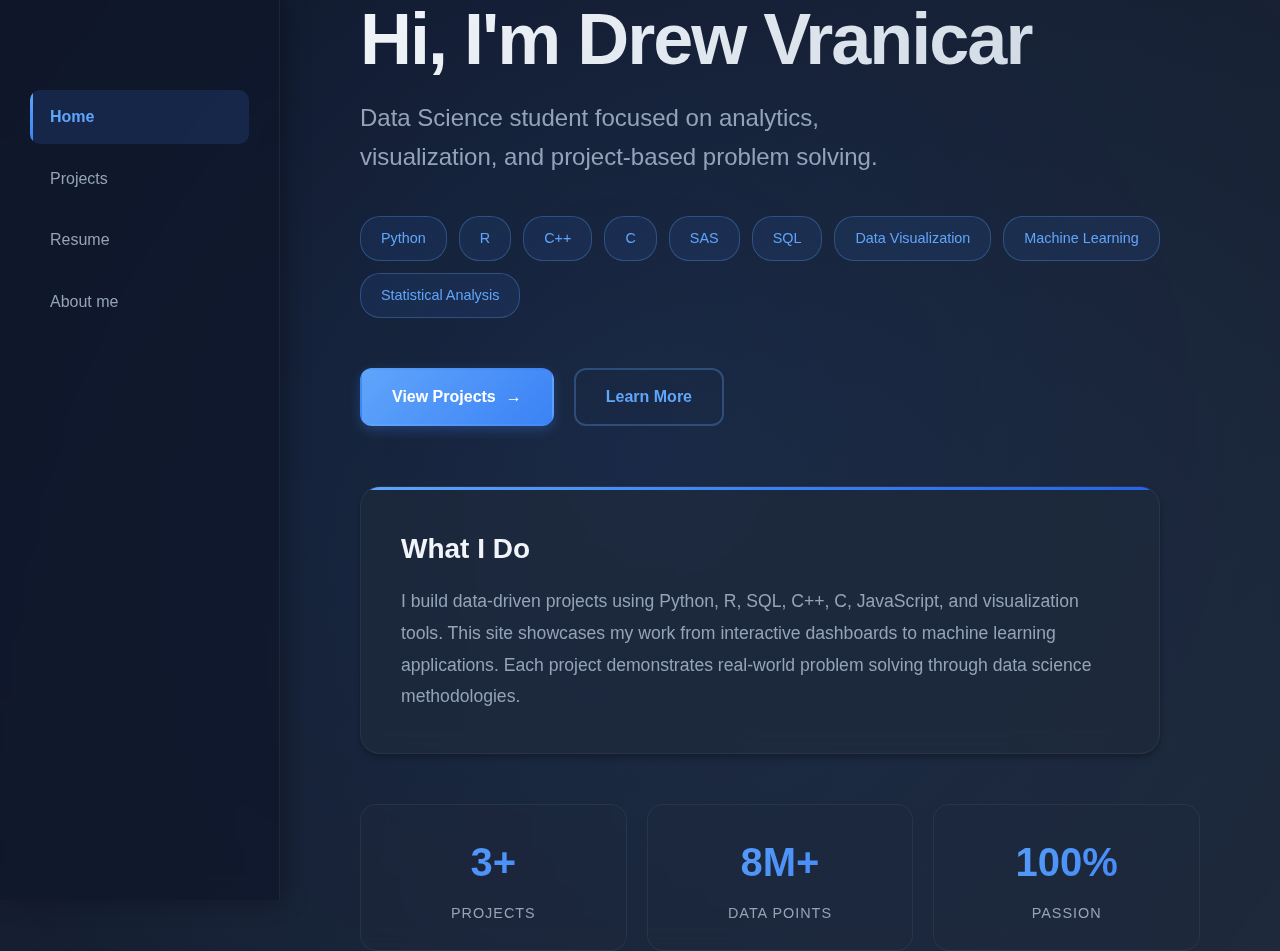
<file: index.html>
<!DOCTYPE html>
<html lang="en">
<head>
  <meta charset="UTF-8">
  <meta name="viewport" content="width=device-width, initial-scale=1.0">
  <title>Drew Vranicar | Portfolio</title>
  <style>
    * {
      margin: 0;
      padding: 0;
      box-sizing: border-box;
    }

    body {
      font-family: 'Inter', -apple-system, BlinkMacSystemFont, 'Segoe UI', Roboto, sans-serif;
      background: linear-gradient(135deg, #0f172a 0%, #1e293b 100%);
      color: #e2e8f0;
      min-height: 100vh;
      line-height: 1.6;
      overflow-x: hidden;
    }

    .container {
      display: flex;
      min-height: 100vh;
    }

    /* Sidebar */
    .sidebar {
      width: 280px;
      background: rgba(15, 23, 42, 0.8);
      backdrop-filter: blur(10px);
      padding: 40px 30px;
      border-right: 1px solid rgba(148, 163, 184, 0.1);
      position: fixed;
      height: 100vh;
      display: flex;
      flex-direction: column;
      box-shadow: 4px 0 24px rgba(0, 0, 0, 0.3);
      z-index: 100;
    }

    .logo {
      font-size: 2rem;
      font-weight: 700;
      background: linear-gradient(135deg, #60a5fa 0%, #3b82f6 100%);
      -webkit-background-clip: text;
      -webkit-text-fill-color: transparent;
      background-clip: text;
      margin-bottom: 50px;
      letter-spacing: -0.5px;
    }

    .sidebar a {
      color: #94a3b8;
      text-decoration: none;
      padding: 14px 20px;
      margin-bottom: 8px;
      border-radius: 10px;
      transition: all 0.3s ease;
      font-weight: 500;
      display: flex;
      align-items: center;
      position: relative;
      overflow: hidden;
    }

    .sidebar a::before {
      content: '';
      position: absolute;
      left: 0;
      top: 0;
      height: 100%;
      width: 3px;
      background: linear-gradient(180deg, #60a5fa 0%, #3b82f6 100%);
      transform: scaleY(0);
      transition: transform 0.3s ease;
    }

    .sidebar a:hover {
      background: rgba(59, 130, 246, 0.1);
      color: #60a5fa;
      transform: translateX(5px);
    }

    .sidebar a:hover::before {
      transform: scaleY(1);
    }

    .sidebar a.active {
      background: rgba(59, 130, 246, 0.15);
      color: #60a5fa;
      font-weight: 600;
    }

    .sidebar a.active::before {
      transform: scaleY(1);
    }

    /* Main Content */
    .content {
      margin-left: 280px;
      flex: 1;
      padding: 0 80px;
      max-width: 1400px;
      display: flex;
      flex-direction: column;
      justify-content: center;
      min-height: 100vh;
    }

    /* Hero Section */
    .hero {
      margin-bottom: 60px;
      animation: fadeInUp 0.8s ease-out;
    }

    h1 {
      font-size: 4.5rem;
      font-weight: 700;
      margin-bottom: 20px;
      background: linear-gradient(135deg, #f1f5f9 0%, #cbd5e1 100%);
      -webkit-background-clip: text;
      -webkit-text-fill-color: transparent;
      background-clip: text;
      letter-spacing: -2px;
      line-height: 1.1;
    }

    .hero > p {
      font-size: 1.5rem;
      color: #94a3b8;
      margin-bottom: 40px;
      font-weight: 400;
      max-width: 600px;
      line-height: 1.6;
    }

    /* Skills Tags */
    .skills {
      display: flex;
      flex-wrap: wrap;
      gap: 12px;
      margin-bottom: 50px;
      animation: fadeInUp 0.8s ease-out 0.2s backwards;
    }

    .skill-tag {
      background: rgba(59, 130, 246, 0.1);
      border: 1px solid rgba(96, 165, 250, 0.3);
      color: #60a5fa;
      padding: 10px 20px;
      border-radius: 20px;
      font-size: 0.9rem;
      font-weight: 500;
      transition: all 0.3s ease;
    }

    .skill-tag:hover {
      background: rgba(59, 130, 246, 0.2);
      border-color: rgba(96, 165, 250, 0.5);
      transform: translateY(-2px);
      box-shadow: 0 4px 12px rgba(59, 130, 246, 0.2);
    }

    /* Card */
    .card {
      background: rgba(30, 41, 59, 0.6);
      backdrop-filter: blur(10px);
      border: 1px solid rgba(148, 163, 184, 0.1);
      border-radius: 20px;
      padding: 40px;
      position: relative;
      overflow: hidden;
      box-shadow: 0 4px 6px rgba(0, 0, 0, 0.2), 0 2px 4px rgba(0, 0, 0, 0.1);
      transition: all 0.4s cubic-bezier(0.4, 0, 0.2, 1);
      animation: fadeInUp 0.8s ease-out 0.4s backwards;
      max-width: 800px;
    }

    .card::before {
      content: '';
      position: absolute;
      top: 0;
      left: 0;
      right: 0;
      height: 3px;
      background: linear-gradient(90deg, #60a5fa 0%, #3b82f6 50%, #2563eb 100%);
    }

    .card:hover {
      transform: translateY(-5px);
      border-color: rgba(96, 165, 250, 0.3);
      background: rgba(30, 41, 59, 0.8);
      box-shadow: 0 20px 40px rgba(0, 0, 0, 0.4), 0 10px 20px rgba(59, 130, 246, 0.1);
    }

    .card h3 {
      font-size: 1.75rem;
      color: #f1f5f9;
      margin-bottom: 15px;
      font-weight: 600;
    }

    .card p {
      color: #94a3b8;
      line-height: 1.8;
      font-size: 1.1rem;
    }

    /* CTA Buttons */
    .cta-buttons {
      display: flex;
      gap: 20px;
      margin-top: 40px;
      animation: fadeInUp 0.8s ease-out 0.6s backwards;
    }

    .btn {
      display: inline-flex;
      align-items: center;
      gap: 10px;
      padding: 14px 30px;
      border-radius: 12px;
      text-decoration: none;
      font-weight: 600;
      font-size: 1rem;
      transition: all 0.3s ease;
      border: 2px solid transparent;
    }

    .btn-primary {
      background: linear-gradient(135deg, #60a5fa 0%, #3b82f6 100%);
      color: white;
      box-shadow: 0 4px 12px rgba(59, 130, 246, 0.3);
    }

    .btn-primary:hover {
      transform: translateY(-2px);
      box-shadow: 0 8px 20px rgba(59, 130, 246, 0.4);
    }

    .btn-secondary {
      background: transparent;
      color: #60a5fa;
      border-color: rgba(96, 165, 250, 0.3);
    }

    .btn-secondary:hover {
      background: rgba(59, 130, 246, 0.1);
      border-color: rgba(96, 165, 250, 0.5);
      transform: translateY(-2px);
    }

    /* Animated Background Gradient */
    .bg-gradient {
      position: fixed;
      top: -50%;
      left: -50%;
      width: 200%;
      height: 200%;
      background: radial-gradient(circle at 50% 50%, rgba(59, 130, 246, 0.1) 0%, transparent 50%);
      animation: rotate 20s linear infinite;
      pointer-events: none;
      z-index: -1;
    }

    @keyframes rotate {
      from { transform: rotate(0deg); }
      to { transform: rotate(360deg); }
    }

    @keyframes fadeInUp {
      from {
        opacity: 0;
        transform: translateY(30px);
      }
      to {
        opacity: 1;
        transform: translateY(0);
      }
    }

    /* Stats Section */
    .stats {
      display: grid;
      grid-template-columns: repeat(3, 1fr);
      gap: 20px;
      margin-top: 50px;
      animation: fadeInUp 0.8s ease-out 0.8s backwards;
    }

    .stat-card {
      background: rgba(30, 41, 59, 0.4);
      backdrop-filter: blur(10px);
      border: 1px solid rgba(148, 163, 184, 0.1);
      border-radius: 16px;
      padding: 25px;
      text-align: center;
      transition: all 0.3s ease;
    }

    .stat-card:hover {
      background: rgba(30, 41, 59, 0.6);
      transform: translateY(-3px);
      box-shadow: 0 8px 20px rgba(0, 0, 0, 0.3);
    }

    .stat-value {
      font-size: 2.5rem;
      font-weight: 700;
      background: linear-gradient(135deg, #60a5fa 0%, #3b82f6 100%);
      -webkit-background-clip: text;
      -webkit-text-fill-color: transparent;
      background-clip: text;
      margin-bottom: 8px;
    }

    .stat-label {
      color: #94a3b8;
      font-size: 0.9rem;
      text-transform: uppercase;
      letter-spacing: 1px;
      font-weight: 500;
    }

    /* Responsive Design */
    @media (max-width: 1024px) {
      .content {
        padding: 40px 50px;
      }

      h1 {
        font-size: 3.5rem;
      }
    }

    @media (max-width: 768px) {
      .sidebar {
        width: 100%;
        height: auto;
        position: relative;
        padding: 30px 20px;
        border-right: none;
        border-bottom: 1px solid rgba(148, 163, 184, 0.1);
      }

      .content {
        margin-left: 0;
        padding: 40px 20px;
      }

      h1 {
        font-size: 2.5rem;
      }

      .hero > p {
        font-size: 1.2rem;
      }

      .card {
        padding: 30px;
      }

      .cta-buttons {
        flex-direction: column;
      }

      .btn {
        width: 100%;
        justify-content: center;
      }

      .stats {
        grid-template-columns: 1fr;
      }
    }
  </style>
</head>
<body>
<div class="bg-gradient"></div>
<div class="container">
  <nav class="sidebar">
    <h2 class="logo"></h2>
    <a href="index.html" class="active">Home</a>
    <a href="projects.html">Projects</a>
    <a href="resume.html">Resume</a>
    <a href="about.html">About me</a>
  </nav>
  <main class="content">
    <div class="hero">
      <h1>Hi, I'm Drew Vranicar</h1>
      <p>
        Data Science student focused on analytics, visualization, and project-based problem solving.
      </p>
      
      <div class="skills">
        <span class="skill-tag">Python</span>
        <span class="skill-tag">R</span>
        <span class="skill-tag">C++</span>
        <span class="skill-tag">C</span>
        <span class="skill-tag">SAS</span>
        <span class="skill-tag">SQL</span>
        <span class="skill-tag">Data Visualization</span>
        <span class="skill-tag">Machine Learning</span>
        <span class="skill-tag">Statistical Analysis</span>
      </div>

      <div class="cta-buttons">
        <a href="projects.html" class="btn btn-primary">
          View Projects
          <span>→</span>
        </a>
        <a href="about.html" class="btn btn-secondary">
          Learn More
        </a>
      </div>
    </div>

    <div class="card">
      <h3>What I Do</h3>
      <p>
        I build data-driven projects using Python, R, SQL, C++, C, JavaScript, and visualization tools.
        This site showcases my work from interactive dashboards to 
        machine learning applications. Each project demonstrates real-world problem 
        solving through data science methodologies.
      </p>
    </div>

    <div class="stats">
      <div class="stat-card">
        <div class="stat-value">3+</div>
        <div class="stat-label">Projects</div>
      </div>
      <div class="stat-card">
        <div class="stat-value">8M+</div>
        <div class="stat-label">Data Points</div>
      </div>
      <div class="stat-card">
        <div class="stat-value">100%</div>
        <div class="stat-label">Passion</div>
      </div>
    </div>
  </main>
</div>
</body>
</html>
</file>
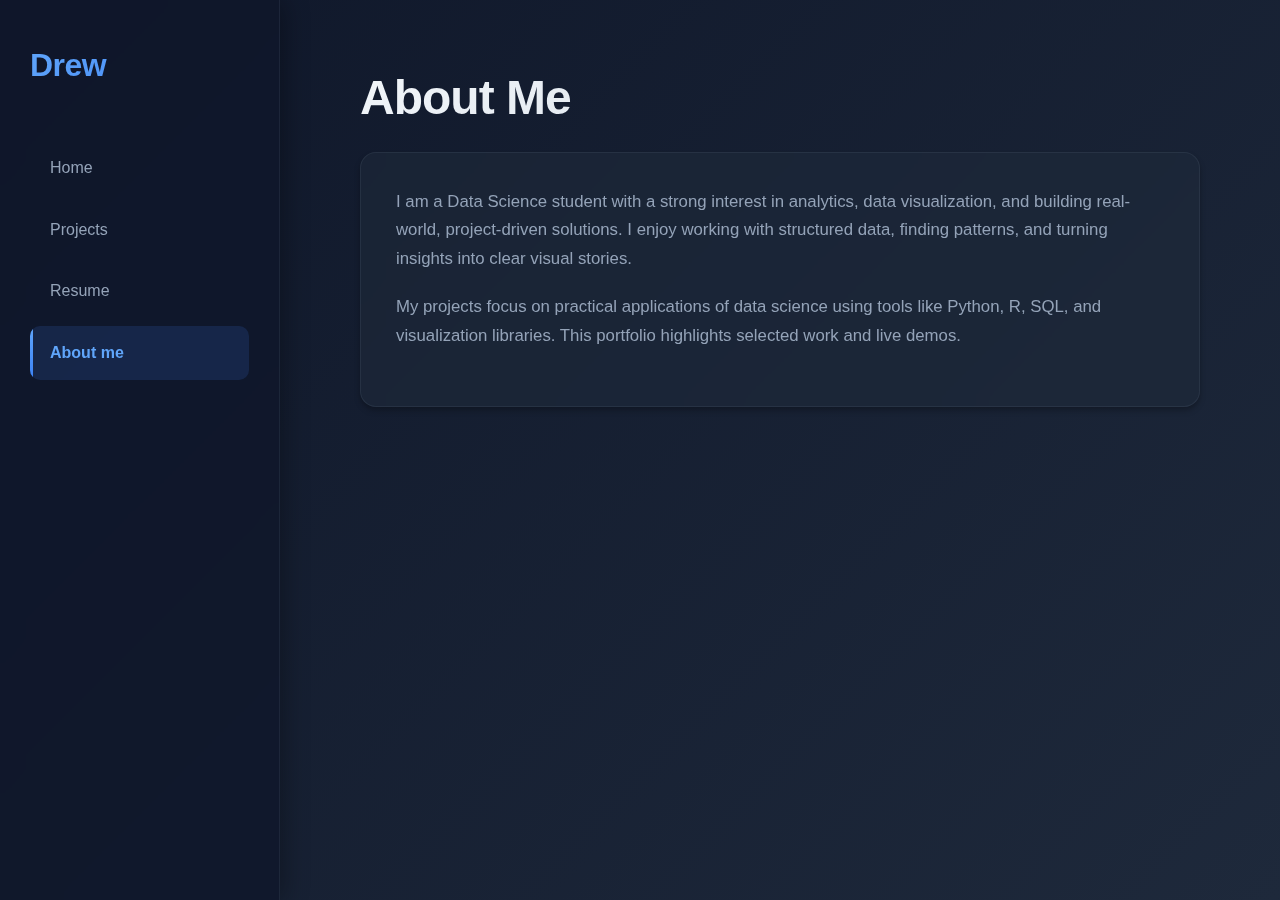
<file: about.html>
<!DOCTYPE html>
<html lang="en">
<head>
  <meta charset="UTF-8">
  <title>About | Drew Vranicar</title>
  <link rel="stylesheet" href="styles.css">
</head>
<body>

<div class="container">

  <nav class="sidebar">
    <h2 class="logo">Drew</h2>
    <a href="index.html">Home</a>
    <a href="projects.html">Projects</a>
    <a href="resume.html">Resume</a>
    <a href="about.html" class="active">About me</a>
  </nav>

  <main class="content">
    <h1>About Me</h1>

    <div class="card">
      <p>
        I am a Data Science student with a strong interest in analytics, data visualization,
        and building real-world, project-driven solutions. I enjoy working with structured
        data, finding patterns, and turning insights into clear visual stories.
      </p>

      <p>
        My projects focus on practical applications of data science using tools like
        Python, R, SQL, and visualization libraries. This portfolio highlights selected
        work and live demos.
      </p>
    </div>

    <h2 style="margin-top: 40
</file>
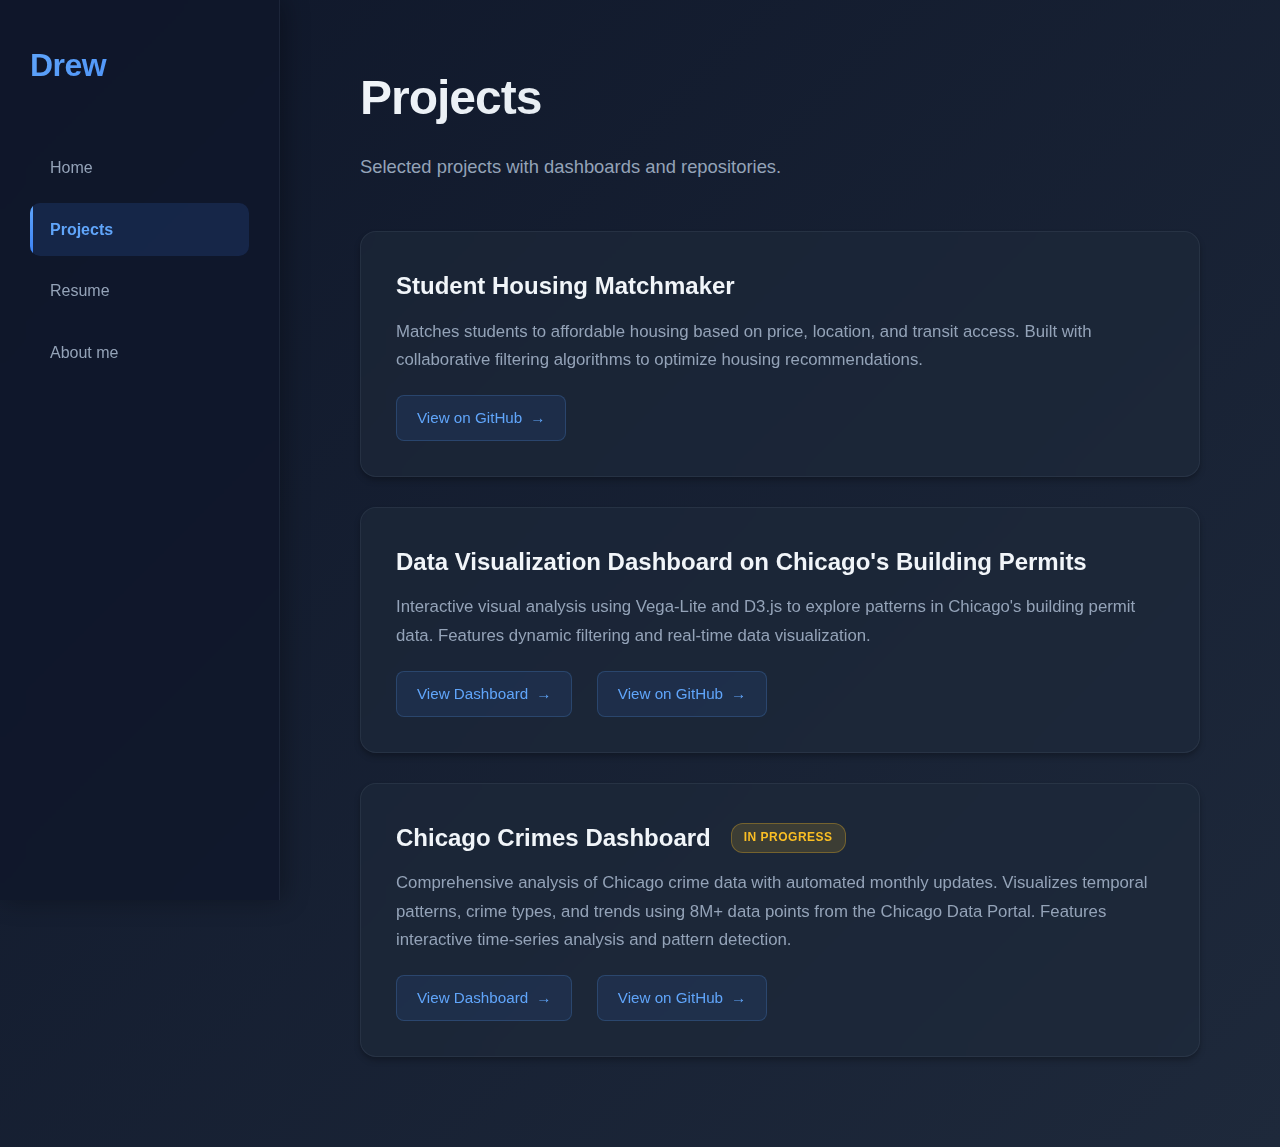
<file: projects.html>
<!DOCTYPE html>
<html lang="en">
<head>
  <meta charset="UTF-8">
  <meta name="viewport" content="width=device-width, initial-scale=1.0">
  <title>Projects | Drew Vranicar</title>
  <style>
    * {
      margin: 0;
      padding: 0;
      box-sizing: border-box;
    }

    body {
      font-family: 'Inter', -apple-system, BlinkMacSystemFont, 'Segoe UI', Roboto, sans-serif;
      background: linear-gradient(135deg, #0f172a 0%, #1e293b 100%);
      color: #e2e8f0;
      min-height: 100vh;
      line-height: 1.6;
    }

    .container {
      display: flex;
      min-height: 100vh;
    }

    /* Sidebar */
    .sidebar {
      width: 280px;
      background: rgba(15, 23, 42, 0.8);
      backdrop-filter: blur(10px);
      padding: 40px 30px;
      border-right: 1px solid rgba(148, 163, 184, 0.1);
      position: fixed;
      height: 100vh;
      display: flex;
      flex-direction: column;
      box-shadow: 4px 0 24px rgba(0, 0, 0, 0.3);
    }

    .logo {
      font-size: 2rem;
      font-weight: 700;
      background: linear-gradient(135deg, #60a5fa 0%, #3b82f6 100%);
      -webkit-background-clip: text;
      -webkit-text-fill-color: transparent;
      background-clip: text;
      margin-bottom: 50px;
      letter-spacing: -0.5px;
    }

    .sidebar a {
      color: #94a3b8;
      text-decoration: none;
      padding: 14px 20px;
      margin-bottom: 8px;
      border-radius: 10px;
      transition: all 0.3s ease;
      font-weight: 500;
      display: flex;
      align-items: center;
      position: relative;
      overflow: hidden;
    }

    .sidebar a::before {
      content: '';
      position: absolute;
      left: 0;
      top: 0;
      height: 100%;
      width: 3px;
      background: linear-gradient(180deg, #60a5fa 0%, #3b82f6 100%);
      transform: scaleY(0);
      transition: transform 0.3s ease;
    }

    .sidebar a:hover {
      background: rgba(59, 130, 246, 0.1);
      color: #60a5fa;
      transform: translateX(5px);
    }

    .sidebar a:hover::before {
      transform: scaleY(1);
    }

    .sidebar a.active {
      background: rgba(59, 130, 246, 0.15);
      color: #60a5fa;
      font-weight: 600;
    }

    .sidebar a.active::before {
      transform: scaleY(1);
    }

    /* Main Content */
    .content {
      margin-left: 280px;
      flex: 1;
      padding: 60px 80px;
      max-width: 1400px;
    }

    h1 {
      font-size: 3rem;
      font-weight: 700;
      margin-bottom: 15px;
      background: linear-gradient(135deg, #f1f5f9 0%, #cbd5e1 100%);
      -webkit-background-clip: text;
      -webkit-text-fill-color: transparent;
      background-clip: text;
      letter-spacing: -1px;
    }

    .content > p {
      font-size: 1.15rem;
      color: #94a3b8;
      margin-bottom: 50px;
      font-weight: 400;
    }

    /* Project Cards */
    .card {
      background: rgba(30, 41, 59, 0.6);
      backdrop-filter: blur(10px);
      border: 1px solid rgba(148, 163, 184, 0.1);
      border-radius: 16px;
      padding: 35px;
      margin-bottom: 30px;
      transition: all 0.4s cubic-bezier(0.4, 0, 0.2, 1);
      position: relative;
      overflow: hidden;
      box-shadow: 0 4px 6px rgba(0, 0, 0, 0.2), 0 2px 4px rgba(0, 0, 0, 0.1);
    }

    .card::before {
      content: '';
      position: absolute;
      top: 0;
      left: 0;
      right: 0;
      height: 3px;
      background: linear-gradient(90deg, #60a5fa 0%, #3b82f6 50%, #2563eb 100%);
      transform: scaleX(0);
      transform-origin: left;
      transition: transform 0.4s ease;
    }

    .card:hover {
      transform: translateY(-5px);
      border-color: rgba(96, 165, 250, 0.3);
      background: rgba(30, 41, 59, 0.8);
      box-shadow: 0 20px 40px rgba(0, 0, 0, 0.4), 0 10px 20px rgba(59, 130, 246, 0.1);
    }

    .card:hover::before {
      transform: scaleX(1);
    }

    .card h3 {
      font-size: 1.5rem;
      color: #f1f5f9;
      margin-bottom: 12px;
      font-weight: 600;
      display: flex;
      align-items: center;
      gap: 10px;
    }

    .card p {
      color: #94a3b8;
      margin-bottom: 20px;
      line-height: 1.7;
      font-size: 1.05rem;
    }

    .link {
      display: inline-flex;
      align-items: center;
      color: #60a5fa;
      text-decoration: none;
      font-weight: 500;
      margin-right: 20px;
      padding: 10px 20px;
      border-radius: 8px;
      background: rgba(59, 130, 246, 0.1);
      border: 1px solid rgba(96, 165, 250, 0.2);
      transition: all 0.3s ease;
      font-size: 0.95rem;
    }

    .link:hover {
      background: rgba(59, 130, 246, 0.2);
      border-color: rgba(96, 165, 250, 0.4);
      transform: translateX(3px);
      box-shadow: 0 4px 12px rgba(59, 130, 246, 0.2);
    }

    .link::after {
      content: '→';
      margin-left: 8px;
      transition: transform 0.3s ease;
    }

    .link:hover::after {
      transform: translateX(3px);
    }

    /* Status Badge */
    .badge {
      display: inline-block;
      background: rgba(251, 191, 36, 0.15);
      color: #fbbf24;
      padding: 4px 12px;
      border-radius: 12px;
      font-size: 0.75rem;
      font-weight: 600;
      text-transform: uppercase;
      letter-spacing: 0.5px;
      margin-left: 10px;
      border: 1px solid rgba(251, 191, 36, 0.3);
    }

    /* Responsive Design */
    @media (max-width: 1024px) {
      .content {
        padding: 40px 50px;
      }
    }

    @media (max-width: 768px) {
      .sidebar {
        width: 100%;
        height: auto;
        position: relative;
        padding: 30px 20px;
        border-right: none;
        border-bottom: 1px solid rgba(148, 163, 184, 0.1);
      }

      .content {
        margin-left: 0;
        padding: 30px 20px;
      }

      h1 {
        font-size: 2rem;
      }

      .card {
        padding: 25px;
      }

      .link {
        display: flex;
        margin-bottom: 10px;
        margin-right: 0;
        width: 100%;
        justify-content: center;
      }
    }

    /* Subtle Animation */
    @keyframes fadeIn {
      from {
        opacity: 0;
        transform: translateY(20px);
      }
      to {
        opacity: 1;
        transform: translateY(0);
      }
    }

    .card {
      animation: fadeIn 0.6s ease-out backwards;
    }

    .card:nth-child(1) { animation-delay: 0.1s; }
    .card:nth-child(2) { animation-delay: 0.2s; }
    .card:nth-child(3) { animation-delay: 0.3s; }
  </style>
</head>
<body>
<div class="container">
  <nav class="sidebar">
    <h2 class="logo">Drew</h2>
    <a href="index.html">Home</a>
    <a href="projects.html" class="active">Projects</a>
    <a href="resume.html">Resume</a>
    <a href="about.html">About me</a>
  </nav>
  <main class="content">
    <h1>Projects</h1>
    <p>Selected projects with dashboards and repositories.</p>
    
    <div class="card">
      <h3>Student Housing Matchmaker</h3>
      <p>
        Matches students to affordable housing based on price, location, and transit access.
        Built with collaborative filtering algorithms to optimize housing recommendations.
      </p>
      <a class="link" href="https://github.com/cmart71/Student_Housing_Matchmaker" target="_blank">
        View on GitHub
      </a>
    </div>
    
    <div class="card">
      <h3>Data Visualization Dashboard on Chicago's Building Permits</h3>
      <p>
        Interactive visual analysis using Vega-Lite and D3.js to explore patterns in Chicago's 
        building permit data. Features dynamic filtering and real-time data visualization.
      </p>
      <a class="link" href="https://drewvranicar.github.io/Chicago_Building_Permits/" target="_blank">
        View Dashboard
      </a>
      <a class="link" href="https://github.com/DrewVranicar/Chicago_Building_Permits" target="_blank">
        View on GitHub
      </a>
    </div>
    
    <div class="card">
      <h3>
        Chicago Crimes Dashboard
        <span class="badge">In Progress</span>
      </h3>
      <p>
        Comprehensive analysis of Chicago crime data with automated monthly updates. 
        Visualizes temporal patterns, crime types, and trends using 8M+ data points from 
        the Chicago Data Portal. Features interactive time-series analysis and pattern detection.
      </p>
      <a class="link" href="https://drewvranicar.github.io/ChicagoCrimes/" target="_blank">
        View Dashboard
      </a>
      <a class="link" href="https://github.com/DrewVranicar/ChicagoCrimes" target="_blank">
        View on GitHub
      </a>
    </div>
  </main>
</div>
</body>
</html>
</file>
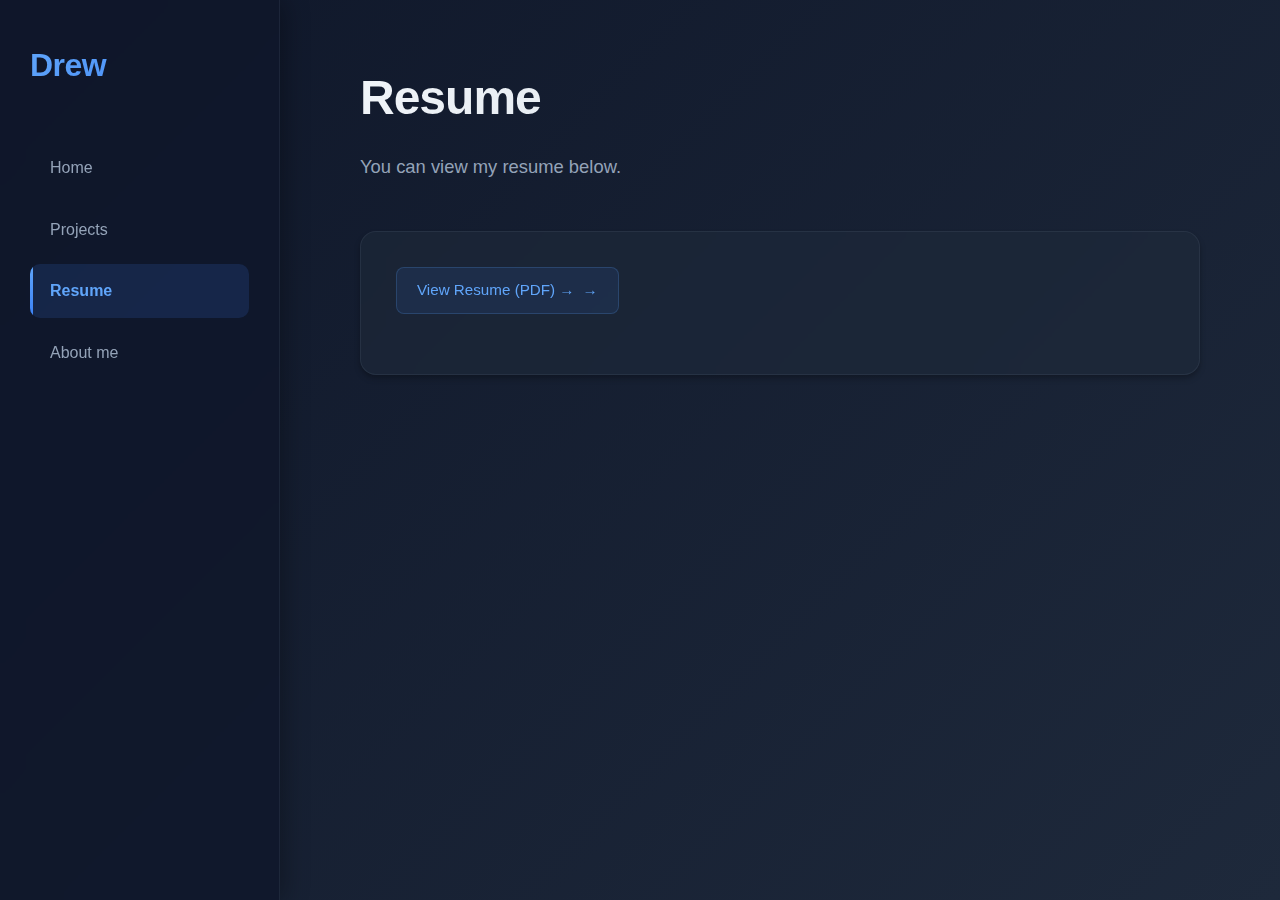
<file: resume.html>
<!DOCTYPE html>
<html lang="en">
<head>
  <meta charset="UTF-8">
  <title>Resume | Drew Vranicar</title>
  <link rel="stylesheet" href="styles.css">
</head>
<body>

<div class="container">

  <nav class="sidebar">
    <h2 class="logo">Drew</h2>
    <a href="index.html">Home</a>
    <a href="projects.html">Projects</a>
    <a href="resume.html" class="active">Resume</a>
    <a href="about.html">About me</a>
  </nav>

  <main class="content">
    <h1>Resume</h1>
    <p>You can view my resume below.</p>

    <div class="card">
      <a class="link" href="DrewVranicarResume.pdf" target="_blank">
        View Resume (PDF) →
      </a>
      <br><br>
      </a>
    </div>

  </main>

</div>

</body>
</html>
</file>
<file: styles.css>
/* Drew Vranicar Portfolio - Unified Dark Theme Styles */

* {
  margin: 0;
  padding: 0;
  box-sizing: border-box;
}

body {
  font-family: 'Inter', -apple-system, BlinkMacSystemFont, 'Segoe UI', Roboto, sans-serif;
  background: linear-gradient(135deg, #0f172a 0%, #1e293b 100%);
  color: #e2e8f0;
  min-height: 100vh;
  line-height: 1.6;
  overflow-x: hidden;
}

.container {
  display: flex;
  min-height: 100vh;
}

/* ============================================
   SIDEBAR NAVIGATION
   ============================================ */

.sidebar {
  width: 280px;
  background: rgba(15, 23, 42, 0.8);
  backdrop-filter: blur(10px);
  padding: 40px 30px;
  border-right: 1px solid rgba(148, 163, 184, 0.1);
  position: fixed;
  height: 100vh;
  display: flex;
  flex-direction: column;
  box-shadow: 4px 0 24px rgba(0, 0, 0, 0.3);
  z-index: 100;
}

.logo {
  font-size: 2rem;
  font-weight: 700;
  background: linear-gradient(135deg, #60a5fa 0%, #3b82f6 100%);
  -webkit-background-clip: text;
  -webkit-text-fill-color: transparent;
  background-clip: text;
  margin-bottom: 50px;
  letter-spacing: -0.5px;
}

.sidebar a {
  color: #94a3b8;
  text-decoration: none;
  padding: 14px 20px;
  margin-bottom: 8px;
  border-radius: 10px;
  transition: all 0.3s ease;
  font-weight: 500;
  display: flex;
  align-items: center;
  position: relative;
  overflow: hidden;
}

.sidebar a::before {
  content: '';
  position: absolute;
  left: 0;
  top: 0;
  height: 100%;
  width: 3px;
  background: linear-gradient(180deg, #60a5fa 0%, #3b82f6 100%);
  transform: scaleY(0);
  transition: transform 0.3s ease;
}

.sidebar a:hover {
  background: rgba(59, 130, 246, 0.1);
  color: #60a5fa;
  transform: translateX(5px);
}

.sidebar a:hover::before {
  transform: scaleY(1);
}

.sidebar a.active {
  background: rgba(59, 130, 246, 0.15);
  color: #60a5fa;
  font-weight: 600;
}

.sidebar a.active::before {
  transform: scaleY(1);
}

/* ============================================
   MAIN CONTENT AREAS
   ============================================ */

.content {
  margin-left: 280px;
  flex: 1;
  padding: 60px 80px;
  max-width: 1400px;
}

/* HOME PAGE - Centered Hero */
body.home .content {
  display: flex;
  flex-direction: column;
  justify-content: center;
  min-height: 100vh;
  padding: 0 80px;
}

/* ============================================
   TYPOGRAPHY
   ============================================ */

h1 {
  font-size: 3rem;
  font-weight: 700;
  margin-bottom: 15px;
  background: linear-gradient(135deg, #f1f5f9 0%, #cbd5e1 100%);
  -webkit-background-clip: text;
  -webkit-text-fill-color: transparent;
  background-clip: text;
  letter-spacing: -1px;
}

/* HOME PAGE - Larger Hero Heading */
body.home h1 {
  font-size: 4.5rem;
  margin-bottom: 20px;
  letter-spacing: -2px;
  line-height: 1.1;
}

.content > p {
  font-size: 1.15rem;
  color: #94a3b8;
  margin-bottom: 50px;
  font-weight: 400;
}

body.home .hero > p {
  font-size: 1.5rem;
  margin-bottom: 40px;
  max-width: 600px;
  line-height: 1.6;
}

/* ============================================
   CARDS
   ============================================ */

.card {
  background: rgba(30, 41, 59, 0.6);
  backdrop-filter: blur(10px);
  border: 1px solid rgba(148, 163, 184, 0.1);
  border-radius: 16px;
  padding: 35px;
  margin-bottom: 30px;
  transition: all 0.4s cubic-bezier(0.4, 0, 0.2, 1);
  position: relative;
  overflow: hidden;
  box-shadow: 0 4px 6px rgba(0, 0, 0, 0.2), 0 2px 4px rgba(0, 0, 0, 0.1);
}

body.home .card {
  border-radius: 20px;
  padding: 40px;
  max-width: 800px;
}

.card::before {
  content: '';
  position: absolute;
  top: 0;
  left: 0;
  right: 0;
  height: 3px;
  background: linear-gradient(90deg, #60a5fa 0%, #3b82f6 50%, #2563eb 100%);
  transform: scaleX(0);
  transform-origin: left;
  transition: transform 0.4s ease;
}

body.home .card::before {
  transform: scaleX(1);
}

.card:hover {
  transform: translateY(-5px);
  border-color: rgba(96, 165, 250, 0.3);
  background: rgba(30, 41, 59, 0.8);
  box-shadow: 0 20px 40px rgba(0, 0, 0, 0.4), 0 10px 20px rgba(59, 130, 246, 0.1);
}

.card:hover::before {
  transform: scaleX(1);
}

.card h3 {
  font-size: 1.5rem;
  color: #f1f5f9;
  margin-bottom: 12px;
  font-weight: 600;
  display: flex;
  align-items: center;
  gap: 10px;
}

body.home .card h3 {
  font-size: 1.75rem;
  margin-bottom: 15px;
}

.card p {
  color: #94a3b8;
  margin-bottom: 20px;
  line-height: 1.7;
  font-size: 1.05rem;
}

body.home .card p {
  font-size: 1.1rem;
  line-height: 1.8;
  margin-bottom: 0;
}

/* ============================================
   LINKS & BUTTONS
   ============================================ */

.link {
  display: inline-flex;
  align-items: center;
  color: #60a5fa;
  text-decoration: none;
  font-weight: 500;
  margin-right: 20px;
  padding: 10px 20px;
  border-radius: 8px;
  background: rgba(59, 130, 246, 0.1);
  border: 1px solid rgba(96, 165, 250, 0.2);
  transition: all 0.3s ease;
  font-size: 0.95rem;
}

.link:hover {
  background: rgba(59, 130, 246, 0.2);
  border-color: rgba(96, 165, 250, 0.4);
  transform: translateX(3px);
  box-shadow: 0 4px 12px rgba(59, 130, 246, 0.2);
}

.link::after {
  content: '→';
  margin-left: 8px;
  transition: transform 0.3s ease;
}

.link:hover::after {
  transform: translateX(3px);
}

/* ============================================
   HOME PAGE SPECIFIC ELEMENTS
   ============================================ */

.hero {
  margin-bottom: 60px;
  animation: fadeInUp 0.8s ease-out;
}

.skills {
  display: flex;
  flex-wrap: wrap;
  gap: 12px;
  margin-bottom: 50px;
  animation: fadeInUp 0.8s ease-out 0.2s backwards;
}

.skill-tag {
  background: rgba(59, 130, 246, 0.1);
  border: 1px solid rgba(96, 165, 250, 0.3);
  color: #60a5fa;
  padding: 10px 20px;
  border-radius: 20px;
  font-size: 0.9rem;
  font-weight: 500;
  transition: all 0.3s ease;
}

.skill-tag:hover {
  background: rgba(59, 130, 246, 0.2);
  border-color: rgba(96, 165, 250, 0.5);
  transform: translateY(-2px);
  box-shadow: 0 4px 12px rgba(59, 130, 246, 0.2);
}

.cta-buttons {
  display: flex;
  gap: 20px;
  margin-top: 40px;
  animation: fadeInUp 0.8s ease-out 0.6s backwards;
}

.btn {
  display: inline-flex;
  align-items: center;
  gap: 10px;
  padding: 14px 30px;
  border-radius: 12px;
  text-decoration: none;
  font-weight: 600;
  font-size: 1rem;
  transition: all 0.3s ease;
  border: 2px solid transparent;
}

.btn-primary {
  background: linear-gradient(135deg, #60a5fa 0%, #3b82f6 100%);
  color: white;
  box-shadow: 0 4px 12px rgba(59, 130, 246, 0.3);
}

.btn-primary:hover {
  transform: translateY(-2px);
  box-shadow: 0 8px 20px rgba(59, 130, 246, 0.4);
}

.btn-secondary {
  background: transparent;
  color: #60a5fa;
  border-color: rgba(96, 165, 250, 0.3);
}

.btn-secondary:hover {
  background: rgba(59, 130, 246, 0.1);
  border-color: rgba(96, 165, 250, 0.5);
  transform: translateY(-2px);
}

.stats {
  display: grid;
  grid-template-columns: repeat(3, 1fr);
  gap: 20px;
  margin-top: 50px;
  animation: fadeInUp 0.8s ease-out 0.8s backwards;
}

.stat-card {
  background: rgba(30, 41, 59, 0.4);
  backdrop-filter: blur(10px);
  border: 1px solid rgba(148, 163, 184, 0.1);
  border-radius: 16px;
  padding: 25px;
  text-align: center;
  transition: all 0.3s ease;
}

.stat-card:hover {
  background: rgba(30, 41, 59, 0.6);
  transform: translateY(-3px);
  box-shadow: 0 8px 20px rgba(0, 0, 0, 0.3);
}

.stat-value {
  font-size: 2.5rem;
  font-weight: 700;
  background: linear-gradient(135deg, #60a5fa 0%, #3b82f6 100%);
  -webkit-background-clip: text;
  -webkit-text-fill-color: transparent;
  background-clip: text;
  margin-bottom: 8px;
}

.stat-label {
  color: #94a3b8;
  font-size: 0.9rem;
  text-transform: uppercase;
  letter-spacing: 1px;
  font-weight: 500;
}

/* Animated Background */
.bg-gradient {
  position: fixed;
  top: -50%;
  left: -50%;
  width: 200%;
  height: 200%;
  background: radial-gradient(circle at 50% 50%, rgba(59, 130, 246, 0.1) 0%, transparent 50%);
  animation: rotate 20s linear infinite;
  pointer-events: none;
  z-index: -1;
}

/* ============================================
   PROJECT PAGE SPECIFIC
   ============================================ */

.badge {
  display: inline-block;
  background: rgba(251, 191, 36, 0.15);
  color: #fbbf24;
  padding: 4px 12px;
  border-radius: 12px;
  font-size: 0.75rem;
  font-weight: 600;
  text-transform: uppercase;
  letter-spacing: 0.5px;
  margin-left: 10px;
  border: 1px solid rgba(251, 191, 36, 0.3);
}

/* ============================================
   ANIMATIONS
   ============================================ */

@keyframes fadeInUp {
  from {
    opacity: 0;
    transform: translateY(30px);
  }
  to {
    opacity: 1;
    transform: translateY(0);
  }
}

@keyframes rotate {
  from { transform: rotate(0deg); }
  to { transform: rotate(360deg); }
}

body.home .card {
  animation: fadeInUp 0.8s ease-out 0.4s backwards;
}

body.projects .card:nth-child(1) { animation: fadeIn 0.6s ease-out 0.1s backwards; }
body.projects .card:nth-child(2) { animation: fadeIn 0.6s ease-out 0.2s backwards; }
body.projects .card:nth-child(3) { animation: fadeIn 0.6s ease-out 0.3s backwards; }

@keyframes fadeIn {
  from {
    opacity: 0;
    transform: translateY(20px);
  }
  to {
    opacity: 1;
    transform: translateY(0);
  }
}

/* ============================================
   RESPONSIVE DESIGN
   ============================================ */

@media (max-width: 1024px) {
  .content {
    padding: 40px 50px;
  }

  body.home .content {
    padding: 40px 50px;
  }

  h1 {
    font-size: 2.5rem;
  }

  body.home h1 {
    font-size: 3.5rem;
  }
}

@media (max-width: 768px) {
  .sidebar {
    width: 100%;
    height: auto;
    position: relative;
    padding: 30px 20px;
    border-right: none;
    border-bottom: 1px solid rgba(148, 163, 184, 0.1);
  }

  .content {
    margin-left: 0;
    padding: 30px 20px;
  }

  body.home .content {
    margin-left: 0;
    padding: 40px 20px;
  }

  h1 {
    font-size: 2rem;
  }

  body.home h1 {
    font-size: 2.5rem;
  }

  .hero > p {
    font-size: 1.2rem;
  }

  .card {
    padding: 25px;
  }

  body.home .card {
    padding: 30px;
  }

  .cta-buttons {
    flex-direction: column;
  }

  .btn {
    width: 100%;
    justify-content: center;
  }

  .stats {
    grid-template-columns: 1fr;
  }

  .link {
    display: flex;
    margin-bottom: 10px;
    margin-right: 0;
    width: 100%;
    justify-content: center;
  }
}
</file>
